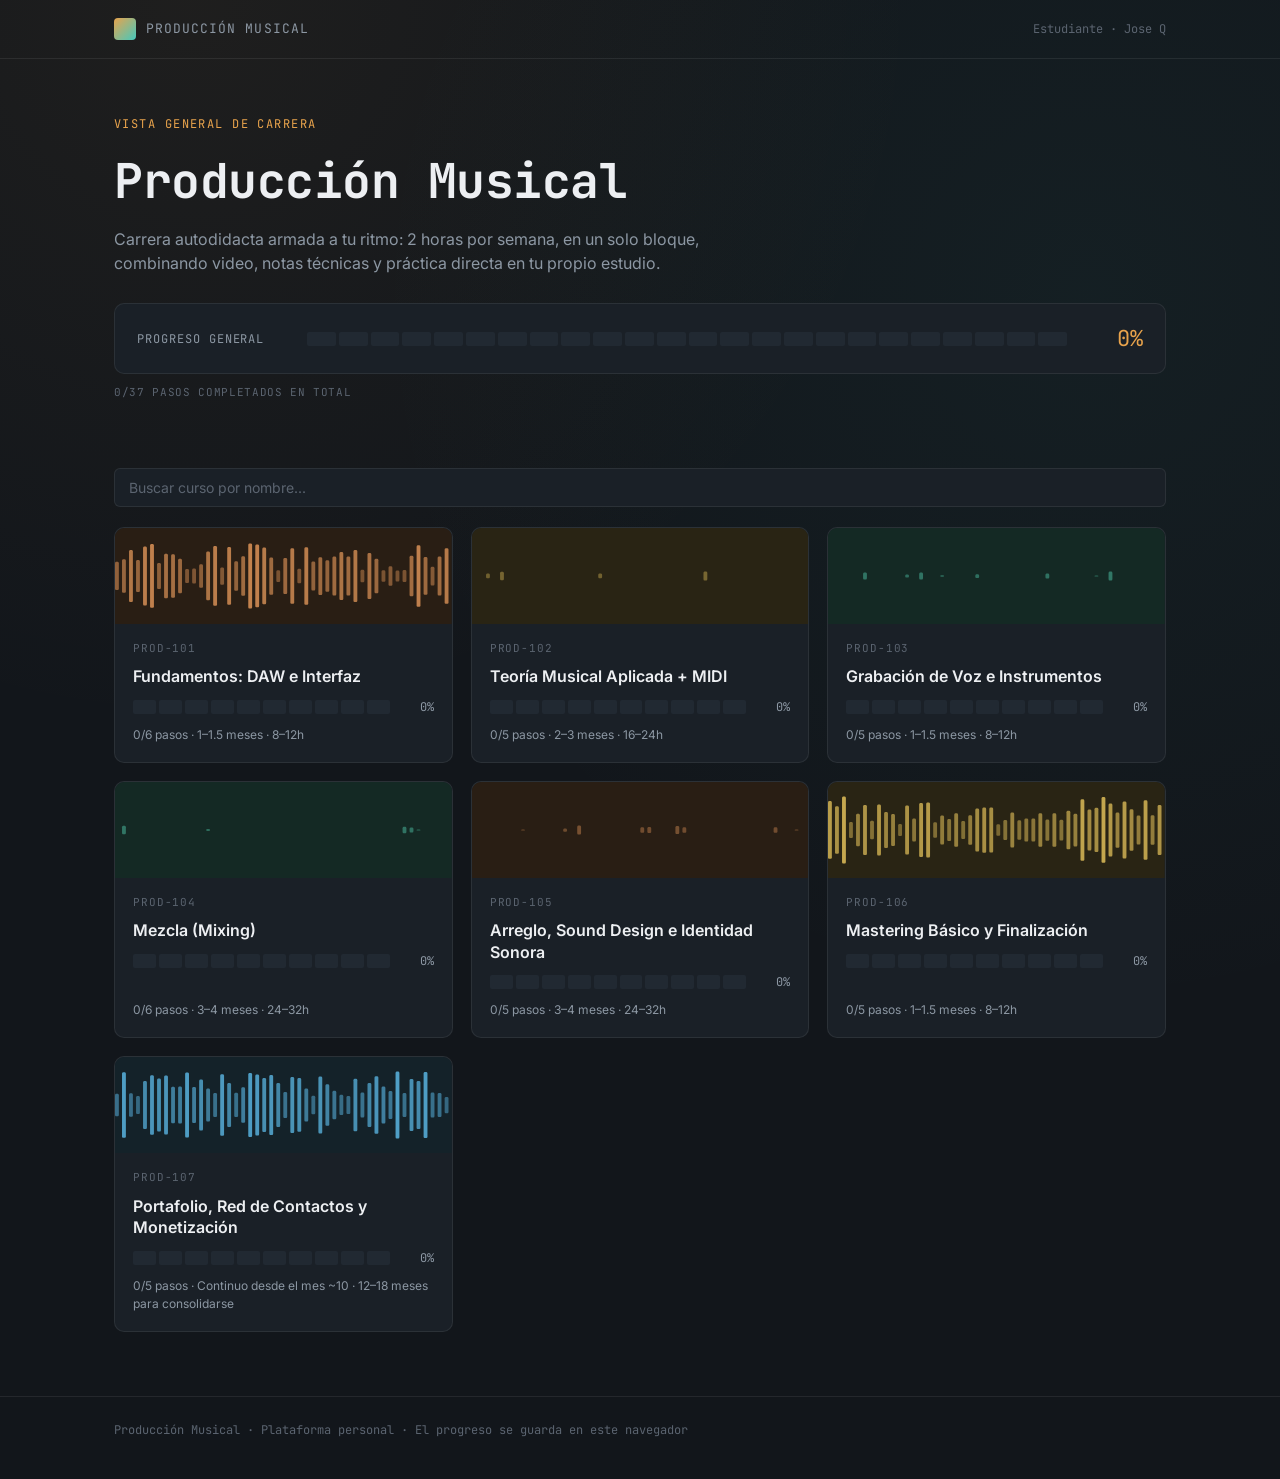
<file: index.html>
<!DOCTYPE html>
<html lang="es">
<head>
  <meta charset="UTF-8" />
  <meta name="viewport" content="width=device-width, initial-scale=1.0" />
  <title>Producción Musical — Mi carrera</title>
  <meta name="description" content="Plataforma personal de seguimiento de la carrera autodidacta de Producción Musical." />
  <link rel="preconnect" href="https://fonts.googleapis.com" />
  <link rel="preconnect" href="https://fonts.gstatic.com" crossorigin />
  <link href="https://fonts.googleapis.com/css2?family=JetBrains+Mono:wght@500;700&family=Inter:wght@400;500;600&display=swap" rel="stylesheet" />
  <link rel="stylesheet" href="css/style.css" />
</head>
<body>
  <header class="topbar">
    <div class="wrap topbar-inner">
      <a class="brand" href="index.html">
        <span class="brand-mark"></span>
        Producción Musical
      </a>
      <span class="student-tag">Estudiante · Jose Q</span>
    </div>
  </header>

  <main class="wrap">
    <section class="hero">
      <p class="eyebrow">Vista general de carrera</p>
      <h1>Producción Musical</h1>
      <p class="lead">
        Carrera autodidacta armada a tu ritmo: 2 horas por semana, en un solo bloque,
        combinando video, notas técnicas y práctica directa en tu propio estudio.
      </p>

      <div class="career-meter">
        <span class="meter-label">Progreso general</span>
        <div class="vu" id="overall-vu"></div>
        <span class="meter-pct" id="overall-pct">0%</span>
      </div>
      <p class="notes-save-state" id="overall-steps" style="margin-top:10px;"></p>
    </section>

    <div class="controls">
      <input class="search-input" id="search" type="text" placeholder="Buscar curso por nombre..." />
    </div>

    <section class="grid" id="grid"></section>
  </main>

  <footer class="site-footer">
    <div class="wrap">
      Producción Musical · Plataforma personal · El progreso se guarda en este navegador
    </div>
  </footer>

  <script src="js/courses-data.js"></script>
  <script src="js/utils.js"></script>
  <script src="js/app.js"></script>
</body>
</html>
</file>
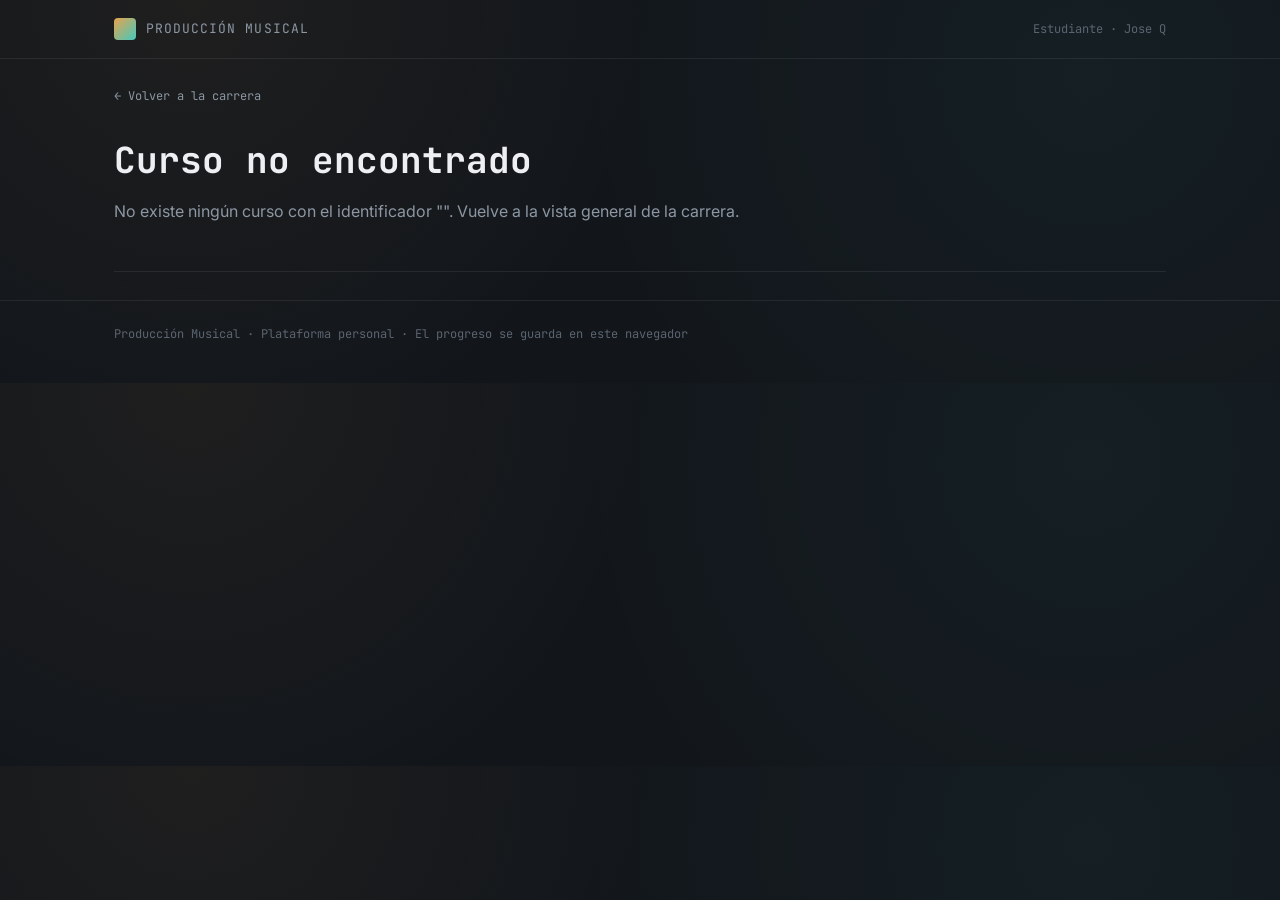
<file: course.html>
<!DOCTYPE html>
<html lang="es">
<head>
  <meta charset="UTF-8" />
  <meta name="viewport" content="width=device-width, initial-scale=1.0" />
  <title>Curso · Producción Musical</title>
  <link rel="preconnect" href="https://fonts.googleapis.com" />
  <link rel="preconnect" href="https://fonts.gstatic.com" crossorigin />
  <link href="https://fonts.googleapis.com/css2?family=JetBrains+Mono:wght@500;700&family=Inter:wght@400;500;600&display=swap" rel="stylesheet" />
  <link rel="stylesheet" href="css/style.css" />
</head>
<body>
  <header class="topbar">
    <div class="wrap topbar-inner">
      <a class="brand" href="index.html">
        <span class="brand-mark"></span>
        Producción Musical
      </a>
      <span class="student-tag">Estudiante · Jose Q</span>
    </div>
  </header>

  <main class="wrap">
    <a class="back-link" href="index.html">&larr; Volver a la carrera</a>
    <div id="course-root"></div>
  </main>

  <footer class="site-footer">
    <div class="wrap">
      Producción Musical · Plataforma personal · El progreso se guarda en este navegador
    </div>
  </footer>

  <script src="js/courses-data.js"></script>
  <script src="js/utils.js"></script>
  <script src="js/course.js"></script>
</body>
</html>
</file>
<file: css/style.css>
/* ============================================================
   Producción Musical — identidad visual
   Concepto: consola de estudio. Fondo carbón como una sala sin
   ventanas, dos acentos que remiten a un VU-meter analógico
   (ámbar = nivel/calidez) y a una forma de onda digital (teal).
   El medidor segmentado es el elemento firma: reemplaza toda
   barra de progreso genérica en el sitio.
   ============================================================ */

:root {
  --bg: #12161b;
  --surface: #1a2027;
  --surface-2: #212932;
  --border: rgba(237, 239, 242, 0.08);
  --border-strong: rgba(237, 239, 242, 0.16);
  --text: #edeff2;
  --text-muted: #8c97a3;
  --text-faint: #5b6470;
  --amber: #e8a34c;
  --amber-dim: #6b5330;
  --teal: #45c9be;
  --teal-dim: #285a56;
  --danger: #d9695f;

  --font-display: "JetBrains Mono", "SFMono-Regular", Menlo, monospace;
  --font-body: "Inter", -apple-system, BlinkMacSystemFont, sans-serif;

  --radius: 10px;
  --radius-sm: 6px;
}

* {
  box-sizing: border-box;
}

html {
  scroll-behavior: smooth;
}

body {
  margin: 0;
  background: var(--bg);
  background-image:
    radial-gradient(circle at 15% 0%, rgba(232, 163, 76, 0.06), transparent 40%),
    radial-gradient(circle at 85% 20%, rgba(69, 201, 190, 0.05), transparent 45%);
  color: var(--text);
  font-family: var(--font-body);
  line-height: 1.5;
  -webkit-font-smoothing: antialiased;
}

a {
  color: inherit;
}

:focus-visible {
  outline: 2px solid var(--teal);
  outline-offset: 2px;
}

/* ---------- Layout shells ---------- */

.wrap {
  max-width: 1100px;
  margin: 0 auto;
  padding: 0 24px;
}

.topbar {
  border-bottom: 1px solid var(--border);
  padding: 18px 0;
}

.topbar-inner {
  display: flex;
  align-items: center;
  justify-content: space-between;
  gap: 16px;
  flex-wrap: wrap;
}

.brand {
  display: flex;
  align-items: center;
  gap: 10px;
  font-family: var(--font-display);
  font-size: 13px;
  letter-spacing: 0.08em;
  text-transform: uppercase;
  color: var(--text-muted);
  text-decoration: none;
}

.brand-mark {
  width: 22px;
  height: 22px;
  border-radius: 4px;
  background: linear-gradient(135deg, var(--amber), var(--teal));
  flex-shrink: 0;
}

.student-tag {
  font-family: var(--font-display);
  font-size: 12px;
  color: var(--text-faint);
}

/* ---------- Hero ---------- */

.hero {
  padding: 56px 0 28px;
}

.eyebrow {
  font-family: var(--font-display);
  font-size: 12px;
  letter-spacing: 0.12em;
  text-transform: uppercase;
  color: var(--amber);
  margin: 0 0 12px;
}

.hero h1 {
  font-family: var(--font-display);
  font-size: clamp(32px, 5vw, 48px);
  font-weight: 700;
  margin: 0 0 10px;
  letter-spacing: -0.01em;
}

.hero p.lead {
  color: var(--text-muted);
  max-width: 60ch;
  margin: 0 0 28px;
  font-size: 16px;
}

/* Overall career meter */
.career-meter {
  display: flex;
  align-items: center;
  gap: 20px;
  background: var(--surface);
  border: 1px solid var(--border);
  border-radius: var(--radius);
  padding: 18px 22px;
  flex-wrap: wrap;
}

.career-meter .meter-label {
  font-family: var(--font-display);
  font-size: 12px;
  color: var(--text-muted);
  text-transform: uppercase;
  letter-spacing: 0.08em;
  min-width: 150px;
}

.career-meter .meter-pct {
  font-family: var(--font-display);
  font-size: 22px;
  color: var(--amber);
  min-width: 56px;
  text-align: right;
}

.career-meter .vu {
  flex: 1;
  min-width: 180px;
}

/* ---------- VU-meter segmented bar (signature element) ---------- */

.vu {
  display: flex;
  gap: 3px;
  height: 14px;
}

.vu-seg {
  flex: 1;
  background: var(--surface-2);
  border-radius: 2px;
  transition: background 0.25s ease;
}

.vu-seg.on {
  background: var(--amber);
  box-shadow: 0 0 6px rgba(232, 163, 76, 0.5);
}

.vu-seg.on.full {
  background: var(--teal);
  box-shadow: 0 0 6px rgba(69, 201, 190, 0.55);
}

/* ---------- Controls row ---------- */

.controls {
  display: flex;
  gap: 12px;
  margin: 28px 0 20px;
  flex-wrap: wrap;
}

.search-input {
  flex: 1;
  min-width: 220px;
  background: var(--surface);
  border: 1px solid var(--border);
  border-radius: var(--radius-sm);
  padding: 10px 14px;
  color: var(--text);
  font-family: var(--font-body);
  font-size: 14px;
}

.search-input::placeholder {
  color: var(--text-faint);
}

.filter-select {
  background: var(--surface);
  border: 1px solid var(--border);
  border-radius: var(--radius-sm);
  padding: 10px 14px;
  color: var(--text);
  font-family: var(--font-body);
  font-size: 14px;
}

/* ---------- Course grid & cards ---------- */

.grid {
  display: grid;
  grid-template-columns: repeat(auto-fill, minmax(280px, 1fr));
  gap: 18px;
  padding-bottom: 64px;
}

.card {
  background: var(--surface);
  border: 1px solid var(--border);
  border-radius: var(--radius);
  overflow: hidden;
  text-decoration: none;
  color: var(--text);
  display: flex;
  flex-direction: column;
  transition: transform 0.15s ease, border-color 0.15s ease;
}

.card:hover {
  transform: translateY(-2px);
  border-color: var(--border-strong);
}

.card-banner {
  height: 96px;
  position: relative;
  overflow: hidden;
}

.card-banner svg {
  width: 100%;
  height: 100%;
  display: block;
}

.card-body {
  padding: 16px 18px 18px;
  display: flex;
  flex-direction: column;
  gap: 10px;
  flex: 1;
}

.card-code {
  font-family: var(--font-display);
  font-size: 11px;
  letter-spacing: 0.08em;
  color: var(--text-faint);
  text-transform: uppercase;
}

.card-title {
  font-size: 16px;
  font-weight: 600;
  margin: 0;
  line-height: 1.35;
}

.card-meta {
  font-size: 12px;
  color: var(--text-muted);
  margin-top: auto;
}

.card-progress-row {
  display: flex;
  align-items: center;
  gap: 10px;
}

.card-progress-row .vu {
  flex: 1;
}

.card-progress-pct {
  font-family: var(--font-display);
  font-size: 12px;
  color: var(--text-muted);
  min-width: 34px;
  text-align: right;
}

.badge-done {
  display: inline-flex;
  align-items: center;
  gap: 6px;
  font-family: var(--font-display);
  font-size: 11px;
  color: var(--teal);
  text-transform: uppercase;
  letter-spacing: 0.06em;
}

.badge-done::before {
  content: "";
  width: 6px;
  height: 6px;
  border-radius: 50%;
  background: var(--teal);
  box-shadow: 0 0 6px var(--teal);
}

/* ---------- Course detail page ---------- */

.back-link {
  display: inline-flex;
  align-items: center;
  gap: 6px;
  font-family: var(--font-display);
  font-size: 12px;
  color: var(--text-muted);
  text-decoration: none;
  margin: 28px 0 8px;
}

.back-link:hover {
  color: var(--amber);
}

.course-head {
  padding: 12px 0 28px;
  border-bottom: 1px solid var(--border);
  margin-bottom: 28px;
}

.course-head .card-code {
  font-size: 12px;
}

.course-head h1 {
  font-family: var(--font-display);
  font-size: clamp(26px, 4vw, 36px);
  margin: 8px 0 12px;
}

.course-head .lead {
  color: var(--text-muted);
  max-width: 65ch;
  margin: 0 0 20px;
}

.course-meta-row {
  display: flex;
  gap: 28px;
  flex-wrap: wrap;
  align-items: center;
}

.meta-item {
  display: flex;
  flex-direction: column;
  gap: 4px;
}

.meta-item .k {
  font-family: var(--font-display);
  font-size: 10px;
  text-transform: uppercase;
  letter-spacing: 0.1em;
  color: var(--text-faint);
}

.meta-item .v {
  font-size: 14px;
  color: var(--text);
}

.two-col {
  display: grid;
  grid-template-columns: 1.4fr 1fr;
  gap: 32px;
  padding-bottom: 64px;
}

@media (max-width: 760px) {
  .two-col {
    grid-template-columns: 1fr;
  }
}

.section-title {
  font-family: var(--font-display);
  font-size: 12px;
  text-transform: uppercase;
  letter-spacing: 0.1em;
  color: var(--text-muted);
  margin: 0 0 14px;
}

/* Checklist */

.checklist {
  list-style: none;
  margin: 0 0 32px;
  padding: 0;
  display: flex;
  flex-direction: column;
  gap: 8px;
}

.checklist li {
  background: var(--surface);
  border: 1px solid var(--border);
  border-radius: var(--radius-sm);
  padding: 12px 14px;
}

.checklist label {
  display: flex;
  align-items: flex-start;
  gap: 12px;
  cursor: pointer;
  font-size: 14px;
}

.checklist input[type="checkbox"] {
  appearance: none;
  width: 18px;
  height: 18px;
  border-radius: 4px;
  border: 1px solid var(--border-strong);
  background: var(--surface-2);
  flex-shrink: 0;
  margin-top: 1px;
  position: relative;
  cursor: pointer;
}

.checklist input[type="checkbox"]:checked {
  background: var(--teal);
  border-color: var(--teal);
}

.checklist input[type="checkbox"]:checked::after {
  content: "✓";
  position: absolute;
  inset: 0;
  display: flex;
  align-items: center;
  justify-content: center;
  font-size: 12px;
  color: var(--bg);
  font-weight: 700;
}

.checklist li.done label {
  color: var(--text-muted);
  text-decoration: line-through;
  text-decoration-color: var(--text-faint);
}

/* Resources */

.resource-list {
  list-style: none;
  margin: 0 0 32px;
  padding: 0;
  display: flex;
  flex-direction: column;
  gap: 8px;
}

.resource-list a {
  display: flex;
  align-items: center;
  justify-content: space-between;
  gap: 10px;
  background: var(--surface);
  border: 1px solid var(--border);
  border-radius: var(--radius-sm);
  padding: 12px 14px;
  text-decoration: none;
  font-size: 14px;
  transition: border-color 0.15s ease;
}

.resource-list a:hover {
  border-color: var(--teal);
  color: var(--teal);
}

.resource-list a::after {
  content: "↗";
  color: var(--text-faint);
  flex-shrink: 0;
}

/* Notes */

.notes-box {
  background: var(--surface);
  border: 1px solid var(--border);
  border-radius: var(--radius);
  padding: 16px;
}

.notes-box textarea {
  width: 100%;
  min-height: 260px;
  background: var(--surface-2);
  border: 1px solid var(--border);
  border-radius: var(--radius-sm);
  color: var(--text);
  font-family: var(--font-body);
  font-size: 14px;
  padding: 12px;
  resize: vertical;
}

.notes-box textarea::placeholder {
  color: var(--text-faint);
}

.notes-save-state {
  margin-top: 8px;
  font-family: var(--font-display);
  font-size: 11px;
  color: var(--text-faint);
  text-transform: uppercase;
  letter-spacing: 0.06em;
}

/* Footer */

.site-footer {
  border-top: 1px solid var(--border);
  padding: 24px 0 40px;
  color: var(--text-faint);
  font-size: 12px;
  font-family: var(--font-display);
}

/* Reduced motion */
@media (prefers-reduced-motion: reduce) {
  * {
    transition: none !important;
  }
}
</file>
